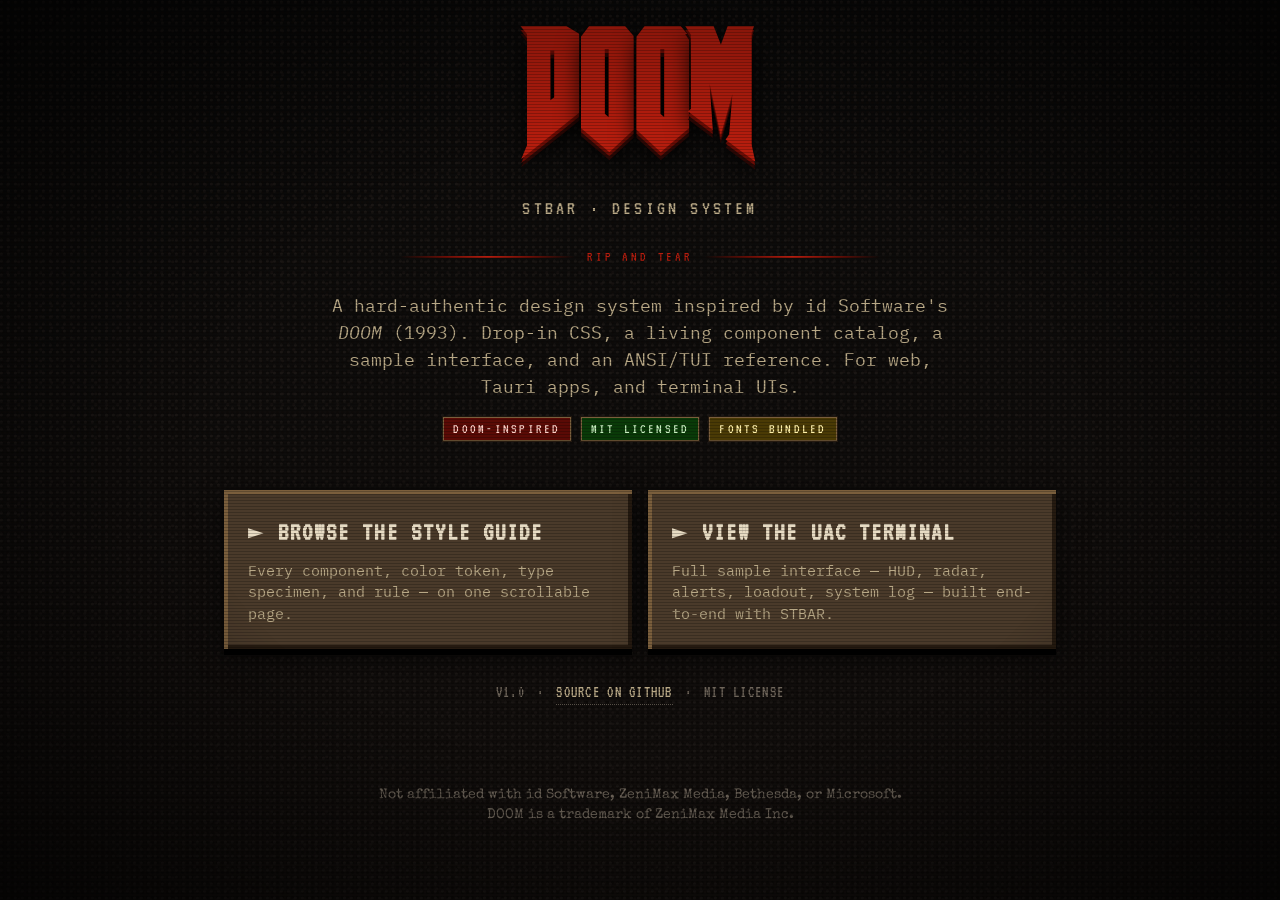
<file: index.html>
<!doctype html>
<html lang="en">
<head>
  <meta charset="utf-8">
  <meta name="viewport" content="width=device-width,initial-scale=1">
  <title>STBAR — A design system inspired by DOOM (1993)</title>
  <meta name="description" content="STBAR is a hard-authentic design system inspired by id Software's DOOM (1993). Drop-in CSS, sample interface, and TUI reference — for web, Tauri apps, and TUIs.">
  <link href="https://fonts.googleapis.com/css2?family=Black+Ops+One&family=Rubik+Mono+One&family=VT323&family=Press+Start+2P&family=Special+Elite&family=IBM+Plex+Mono:wght@400;500;700&display=swap" rel="stylesheet">
  <link rel="stylesheet" href="doom.css">
  <style>
    .landing { max-width: 880px; margin: 0 auto; padding: 48px 24px; text-align: center; }
    .landing__logo { display: block; margin-bottom: 8px; }
    .landing__lede { color: var(--doom-bone-dim); max-width: 640px; margin: 24px auto 0; font-size: 18px; line-height: 1.5; }
    .landing__cards { display: grid; grid-template-columns: 1fr 1fr; gap: 16px; margin-top: 48px; }
    @media (max-width: 720px) { .landing__cards { grid-template-columns: 1fr; } }
    .card { display: block; text-align: left; padding: 24px; text-decoration: none; border: none; transition: filter 0.1s; }
    .card:hover { filter: brightness(1.15); }
    .card:hover h3 { color: var(--doom-hellfire-bright); text-shadow: var(--doom-glow-fire); }
    .card h3 { color: var(--doom-bone); margin: 0 0 8px; }
    .card p { color: var(--doom-bone-dim); margin: 0; font-size: 15px; }
    .meta { display: flex; gap: 12px; justify-content: center; margin-top: 32px; font-family: var(--doom-font-ui); font-size: 16px; color: var(--doom-ash); letter-spacing: 0.08em; text-transform: uppercase; flex-wrap: wrap; }
    .meta a { color: var(--doom-bone-dim); border-bottom: 1px dotted var(--doom-ash); }
    .meta a:hover { color: var(--doom-hellfire-bright); }
    .badges { margin-top: 16px; display: flex; gap: 8px; justify-content: center; flex-wrap: wrap; }
  </style>
</head>
<body class="doom-scanlines doom-vignette">
  <main class="landing">

    <h1 class="doom-logo landing__logo">
      <span>D</span><span class="alt">O</span><span>O</span><span class="alt">M</span>
    </h1>
    <div class="doom-h4" style="color: var(--doom-bone-dim); letter-spacing: 0.16em;">STBAR · DESIGN SYSTEM</div>
    <div class="doom-divider" style="max-width: 480px; margin: 24px auto 0;">RIP AND TEAR</div>

    <p class="landing__lede">
      A hard-authentic design system inspired by id Software's <em>DOOM</em> (1993).
      Drop-in CSS, a living component catalog, a sample interface, and an ANSI/TUI
      reference. For web, Tauri apps, and terminal UIs.
    </p>

    <div class="badges">
      <span class="doom-tag doom-tag--red">DOOM-INSPIRED</span>
      <span class="doom-tag doom-tag--green">MIT LICENSED</span>
      <span class="doom-tag doom-tag--yellow">FONTS BUNDLED</span>
    </div>

    <div class="landing__cards">
      <a class="card doom-panel" href="style-guide.html">
        <h3>► Browse the Style Guide</h3>
        <p>Every component, color token, type specimen, and rule — on one scrollable page.</p>
      </a>
      <a class="card doom-panel" href="demo.html">
        <h3>► View the UAC Terminal</h3>
        <p>Full sample interface — HUD, radar, alerts, loadout, system log — built end-to-end with STBAR.</p>
      </a>
    </div>

    <div class="meta">
      <span>v1.0</span>
      <span style="color: var(--doom-ash);">·</span>
      <a href="https://github.com/TheAmericanMaker/stbar">Source on GitHub</a>
      <span style="color: var(--doom-ash);">·</span>
      <span>MIT License</span>
    </div>

    <footer style="margin-top: 80px; color: var(--doom-ash); font-family: var(--doom-font-typewriter); font-size: 14px;">
      Not affiliated with id Software, ZeniMax Media, Bethesda, or Microsoft.
      <br>DOOM is a trademark of ZeniMax Media Inc.
    </footer>
  </main>
</body>
</html>
</file>
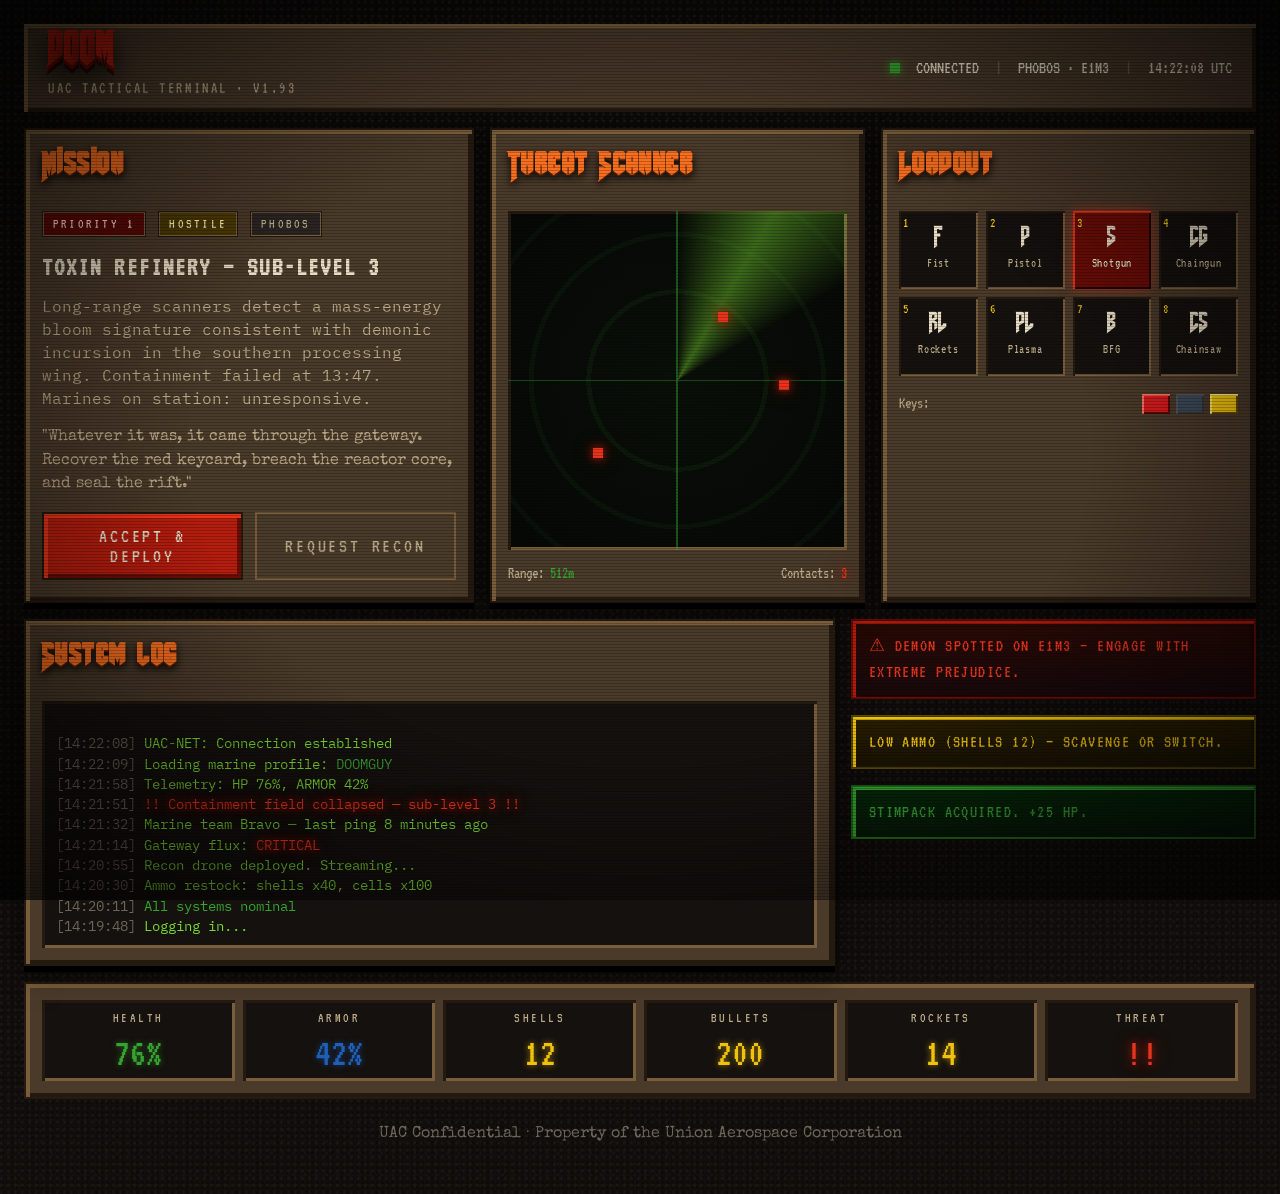
<file: demo.html>
<!doctype html>
<html lang="en">
<head>
  <meta charset="utf-8">
  <meta name="viewport" content="width=device-width,initial-scale=1">
  <title>UAC TERMINAL — STBAR Demo</title>
  <link href="https://fonts.googleapis.com/css2?family=Black+Ops+One&family=Rubik+Mono+One&family=VT323&family=Press+Start+2P&family=Special+Elite&family=IBM+Plex+Mono:wght@400;500;700&display=swap" rel="stylesheet">
  <link rel="stylesheet" href="doom.css">
  <style>
    /* Demo-only layout */
    .topbar {
      display: flex; align-items: center; justify-content: space-between;
      padding: 12px 24px;
      background: var(--doom-panel);
      box-shadow:
        inset 4px 4px 0 0 var(--doom-panel-light),
        inset -4px -4px 0 0 var(--doom-panel-dark);
      margin-bottom: 16px;
    }
    /* Topbar uses the canonical .doom-logo class with a size override */
    .topbar .doom-logo { font-size: 44px; }
    .topbar__sub { font-family: var(--doom-font-ui); font-size: 16px; color: var(--doom-bone-dim); letter-spacing: 0.16em; text-transform: uppercase; }
    .topbar__right { display: flex; gap: 16px; align-items: center; font-family: var(--doom-font-ui); font-size: 18px; color: var(--doom-bone); }
    .topbar__right .dot { width: 10px; height: 10px; background: var(--doom-marine-green); box-shadow: 0 0 8px var(--doom-marine-green); }

    .layout { display: grid; grid-template-columns: 1.2fr 1fr 1fr; gap: 16px; margin-bottom: 16px; }
    @media (max-width: 1000px) { .layout { grid-template-columns: 1fr; } }

    .terminal {
      background: var(--doom-bg-grate); padding: 12px 14px;
      box-shadow:
        inset 3px 3px 0 0 var(--doom-panel-dark),
        inset -3px -3px 0 0 var(--doom-panel-light);
      font-family: var(--doom-font-body); font-size: 14px;
      color: var(--doom-toxic); white-space: pre-wrap; line-height: 1.45;
      max-height: 280px; overflow-y: auto;
    }
    .terminal .ts { color: var(--doom-ash); }
    .terminal .alert { color: var(--doom-blood-bright); text-shadow: var(--doom-glow-blood); }
    .terminal .ok { color: var(--doom-marine-green); }

    .radar {
      position: relative; aspect-ratio: 1 / 1;
      background:
        radial-gradient(circle at 50% 50%, transparent 0 36%, rgba(54,163,48,0.08) 36% 38%, transparent 38% 100%),
        radial-gradient(circle at 50% 50%, transparent 0 60%, rgba(54,163,48,0.06) 60% 62%, transparent 62% 100%),
        radial-gradient(circle at 50% 50%, transparent 0 84%, rgba(54,163,48,0.05) 84% 86%, transparent 86% 100%),
        radial-gradient(circle, #0a0f08 0%, #050805 100%);
      box-shadow: inset 3px 3px 0 0 var(--doom-panel-dark), inset -3px -3px 0 0 var(--doom-panel-light);
    }
    .radar::before {
      content: ''; position: absolute; inset: 0;
      background: conic-gradient(from 0deg, transparent 0deg, rgba(122,217,50,0.45) 30deg, transparent 60deg, transparent 360deg);
      animation: sweep 4s linear infinite;
      border-radius: 0;
    }
    .radar__crosshair {
      position: absolute; inset: 0;
      background:
        linear-gradient(90deg, transparent calc(50% - 1px), rgba(54,163,48,0.5) calc(50% - 1px) calc(50% + 1px), transparent calc(50% + 1px)),
        linear-gradient(0deg, transparent calc(50% - 1px), rgba(54,163,48,0.5) calc(50% - 1px) calc(50% + 1px), transparent calc(50% + 1px));
    }
    .blip {
      position: absolute; width: 10px; height: 10px;
      background: var(--doom-blood-bright); box-shadow: var(--doom-glow-blood);
      animation: blink 1.2s ease-in-out infinite;
    }
    @keyframes sweep { from { transform: rotate(0deg); } to { transform: rotate(360deg); } }
    @keyframes blink { 0%,100% { opacity: 1; } 50% { opacity: 0.2; } }

    .loadout-grid { display: grid; grid-template-columns: repeat(4, 1fr); gap: 8px; }
    .slot {
      aspect-ratio: 1/1; display: flex; flex-direction: column; align-items: center; justify-content: center;
      background: var(--doom-bg-grate); padding: 4px;
      box-shadow: inset 2px 2px 0 0 var(--doom-panel-dark), inset -2px -2px 0 0 var(--doom-panel-light);
      position: relative;
    }
    .slot__num { position: absolute; top: 2px; left: 4px; font-family: var(--doom-font-ui); font-size: 14px; color: var(--doom-key-yellow); }
    .slot__icon { font-family: var(--doom-font-display); font-size: 28px; color: var(--doom-bone); line-height: 1; }
    .slot__name { font-family: var(--doom-font-ui); font-size: 13px; color: var(--doom-bone-dim); text-align: center; letter-spacing: 0.06em; }
    .slot.active {
      background: var(--doom-blood-dark);
      box-shadow: inset 2px 2px 0 0 var(--doom-blood-bright), inset -2px -2px 0 0 #200505, 0 0 12px rgba(232,52,26,0.6);
    }
    .slot.active .slot__name { color: var(--doom-bone); }
  </style>
</head>
<body class="doom-scanlines doom-vignette">
  <div class="doom-container" style="max-width: 1280px;">

    <!-- TOP BAR -->
    <header class="topbar">
      <div>
        <h1 class="doom-logo" style="margin:0;">
          <span>D</span><span class="alt">O</span><span>O</span><span class="alt">M</span>
        </h1>
        <div class="topbar__sub">UAC tactical terminal · v1.93</div>
      </div>
      <div class="topbar__right">
        <span class="dot"></span>
        <span>CONNECTED</span>
        <span style="color: var(--doom-ash);">|</span>
        <span>PHOBOS · E1M3</span>
        <span style="color: var(--doom-ash);">|</span>
        <span>14:22:08 UTC</span>
      </div>
    </header>

    <!-- MAIN LAYOUT -->
    <div class="layout">

      <!-- MISSION BRIEFING -->
      <section class="doom-panel">
        <h2 style="margin-bottom: 12px;">Mission</h2>
        <div class="doom-row" style="margin-bottom: 12px;">
          <span class="doom-tag doom-tag--red">PRIORITY 1</span>
          <span class="doom-tag doom-tag--yellow">HOSTILE</span>
          <span class="doom-tag">PHOBOS</span>
        </div>
        <h3 style="color: var(--doom-bone);">Toxin Refinery — sub-level 3</h3>
        <p style="color: var(--doom-bone-dim);">Long-range scanners detect a mass-energy bloom signature consistent with demonic incursion in the southern processing wing. Containment failed at 13:47. Marines on station: unresponsive.</p>
        <p style="font-family: var(--doom-font-typewriter); color: var(--doom-bone-dim); margin-top: 16px;">
          "Whatever it was, it came through the gateway. Recover the red keycard, breach the reactor core, and seal the rift."
        </p>
        <div style="display: grid; grid-template-columns: 1fr 1fr; gap: 12px; margin-top: 16px;">
          <button class="doom-btn doom-btn--blood">Accept &amp; Deploy</button>
          <button class="doom-btn doom-btn--ghost">Request Recon</button>
        </div>
      </section>

      <!-- RADAR / SCANNER -->
      <section class="doom-panel">
        <h2 style="margin-bottom: 12px;">Threat Scanner</h2>
        <div class="radar">
          <div class="radar__crosshair"></div>
          <div class="blip" style="top: 30%; left: 62%;"></div>
          <div class="blip" style="top: 70%; left: 25%; animation-delay: 0.5s;"></div>
          <div class="blip" style="top: 50%; left: 80%; animation-delay: 0.8s;"></div>
        </div>
        <div style="display: flex; justify-content: space-between; margin-top: 12px; font-family: var(--doom-font-ui); font-size: 16px; color: var(--doom-bone-dim);">
          <span>Range: <span style="color: var(--doom-marine-green);">512m</span></span>
          <span>Contacts: <span class="doom-glow-blood">3</span></span>
        </div>
      </section>

      <!-- EQUIPMENT -->
      <section class="doom-panel">
        <h2 style="margin-bottom: 12px;">Loadout</h2>
        <div class="loadout-grid">
          <div class="slot"><span class="slot__num">1</span><span class="slot__icon">F</span><span class="slot__name">Fist</span></div>
          <div class="slot"><span class="slot__num">2</span><span class="slot__icon">P</span><span class="slot__name">Pistol</span></div>
          <div class="slot active"><span class="slot__num">3</span><span class="slot__icon">S</span><span class="slot__name">Shotgun</span></div>
          <div class="slot"><span class="slot__num">4</span><span class="slot__icon">CG</span><span class="slot__name">Chaingun</span></div>
          <div class="slot"><span class="slot__num">5</span><span class="slot__icon">RL</span><span class="slot__name">Rockets</span></div>
          <div class="slot"><span class="slot__num">6</span><span class="slot__icon">PL</span><span class="slot__name">Plasma</span></div>
          <div class="slot"><span class="slot__num">7</span><span class="slot__icon">B</span><span class="slot__name">BFG</span></div>
          <div class="slot"><span class="slot__num">8</span><span class="slot__icon">CS</span><span class="slot__name">Chainsaw</span></div>
        </div>
        <div class="doom-row" style="margin-top: 16px; align-items:center; justify-content: space-between;">
          <span style="font-family: var(--doom-font-ui); color: var(--doom-bone-dim);">Keys:</span>
          <div style="display:flex; gap:6px;">
            <span class="doom-keycard" title="Red"></span>
            <span class="doom-keycard doom-keycard--blue" title="Blue" style="opacity:0.25;"></span>
            <span class="doom-keycard doom-keycard--yellow" title="Yellow"></span>
          </div>
        </div>
      </section>

    </div>

    <!-- SYSTEM LOG + ALERTS -->
    <div class="layout" style="grid-template-columns: 2fr 1fr;">
      <section class="doom-panel">
        <h2 style="margin-bottom: 12px;">System log</h2>
        <div class="terminal">
<span class="ts">[14:22:08]</span> UAC-NET: Connection established
<span class="ts">[14:22:09]</span> Loading marine profile: <span class="ok">DOOMGUY</span>
<span class="ts">[14:21:58]</span> Telemetry: HP 76%, ARMOR 42%
<span class="ts">[14:21:51]</span> <span class="alert">!! Containment field collapsed — sub-level 3 !!</span>
<span class="ts">[14:21:32]</span> Marine team Bravo — last ping 8 minutes ago
<span class="ts">[14:21:14]</span> Gateway flux: <span class="alert">CRITICAL</span>
<span class="ts">[14:20:55]</span> Recon drone deployed. Streaming...
<span class="ts">[14:20:30]</span> Ammo restock: shells x40, cells x100
<span class="ts">[14:20:11]</span> <span class="ok">All systems nominal</span>
<span class="ts">[14:19:48]</span> Logging in...</div>
      </section>

      <section class="doom-stack">
        <div class="doom-alert">⚠ Demon spotted on E1M3 — engage with extreme prejudice.</div>
        <div class="doom-alert doom-alert--warn">Low ammo (shells 12) — scavenge or switch.</div>
        <div class="doom-alert doom-alert--ok">Stimpack acquired. +25 HP.</div>
      </section>
    </div>

    <!-- BOTTOM HUD -->
    <div class="doom-statusbar" style="margin-top: 16px;">
      <div class="doom-stat doom-stat--health"><span class="doom-stat__label">Health</span><span class="doom-stat__value">76%</span></div>
      <div class="doom-stat doom-stat--armor"><span class="doom-stat__label">Armor</span><span class="doom-stat__value">42%</span></div>
      <div class="doom-stat doom-stat--ammo"><span class="doom-stat__label">Shells</span><span class="doom-stat__value">12</span></div>
      <div class="doom-stat doom-stat--ammo"><span class="doom-stat__label">Bullets</span><span class="doom-stat__value">200</span></div>
      <div class="doom-stat doom-stat--ammo"><span class="doom-stat__label">Rockets</span><span class="doom-stat__value">14</span></div>
      <div class="doom-stat doom-stat--critical"><span class="doom-stat__label">Threat</span><span class="doom-stat__value">!!</span></div>
    </div>

    <footer style="text-align:center; padding: 24px 0; color: var(--doom-ash); font-family: var(--doom-font-typewriter);">
      UAC Confidential · Property of the Union Aerospace Corporation
    </footer>
  </div>
</body>
</html>
</file>
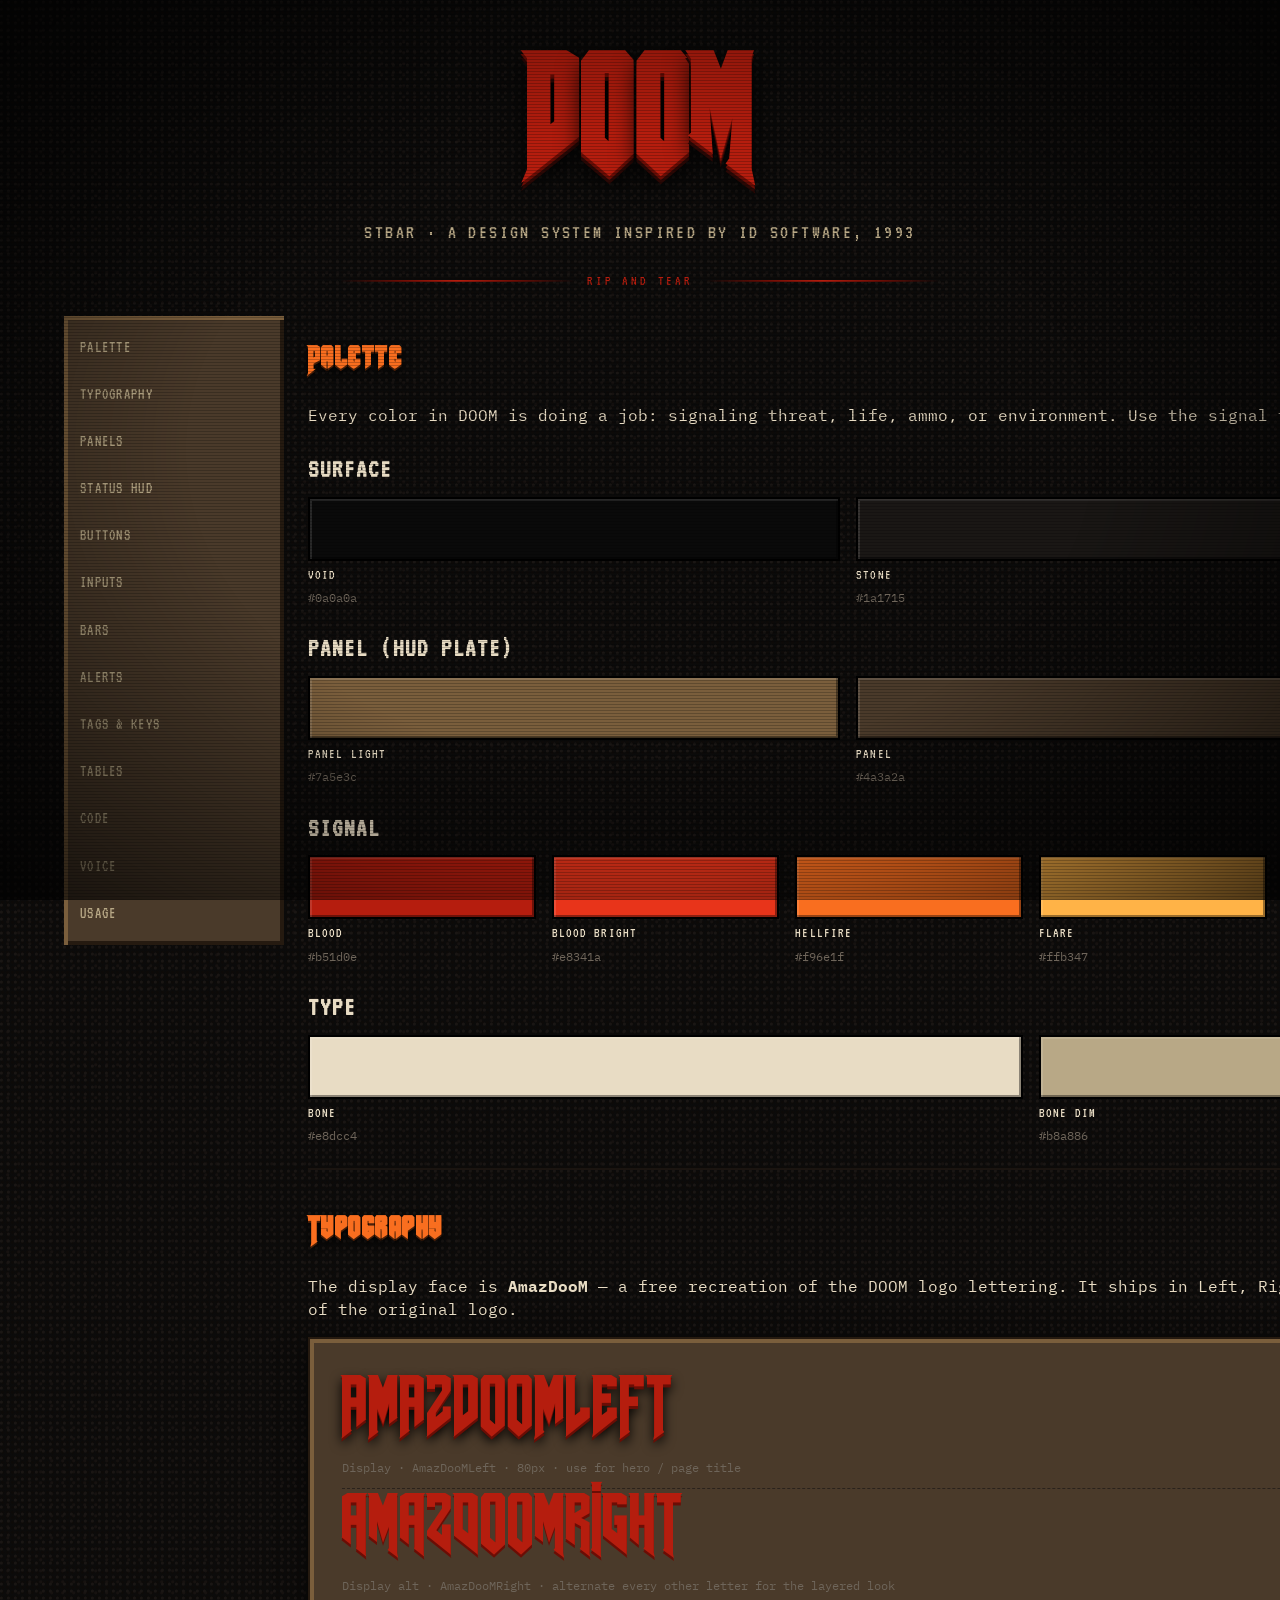
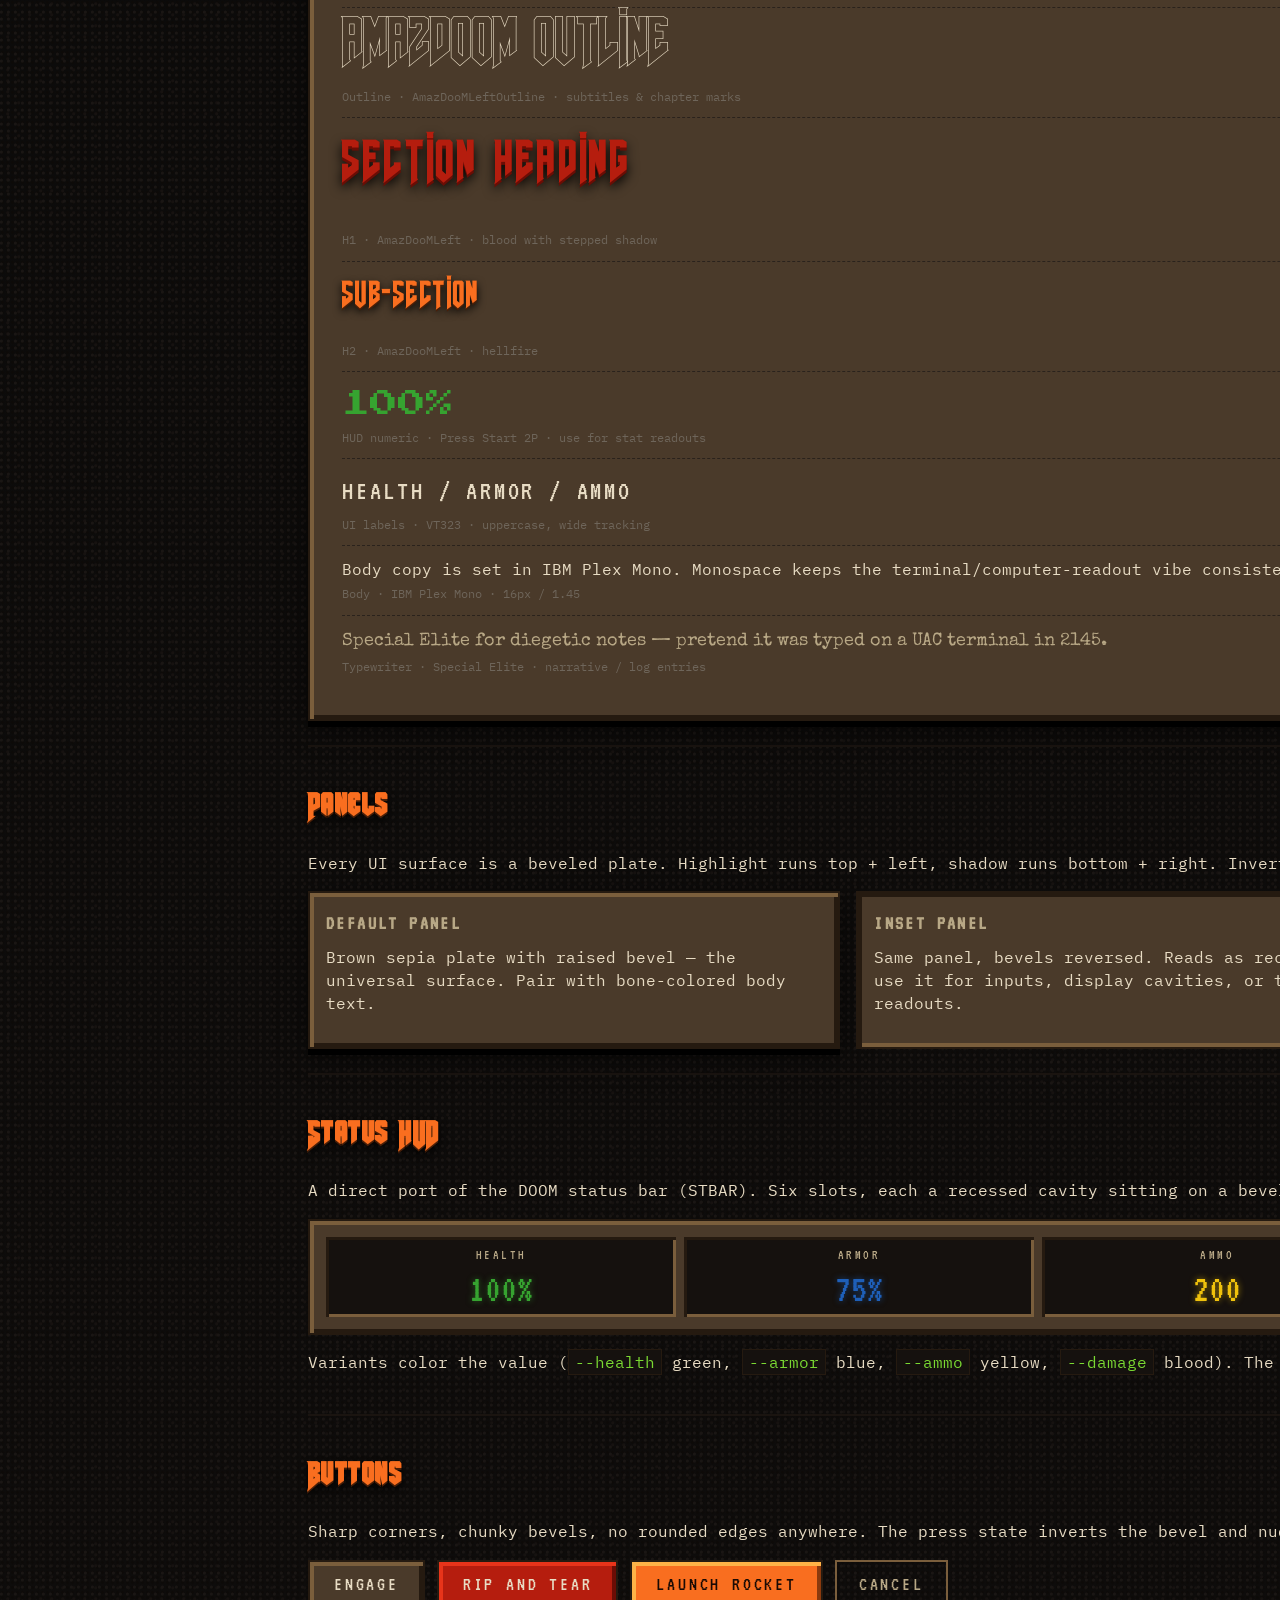
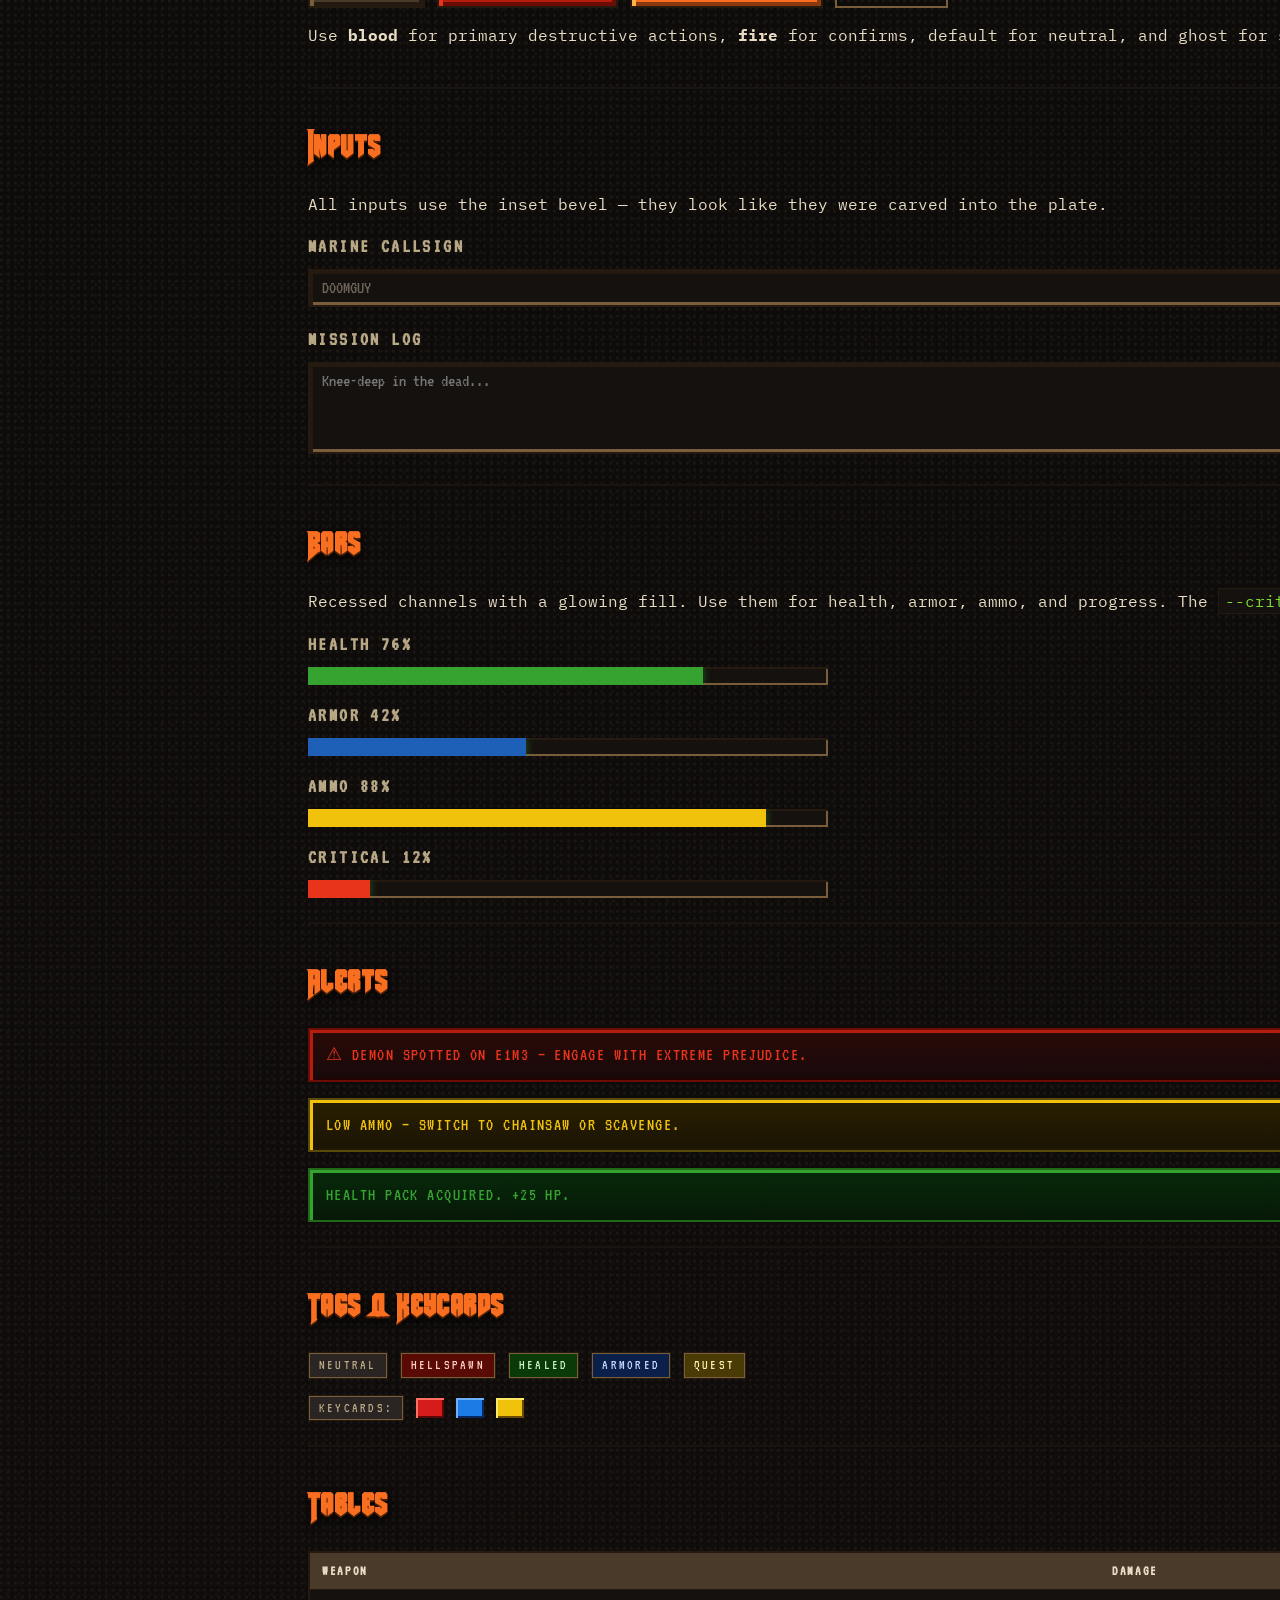
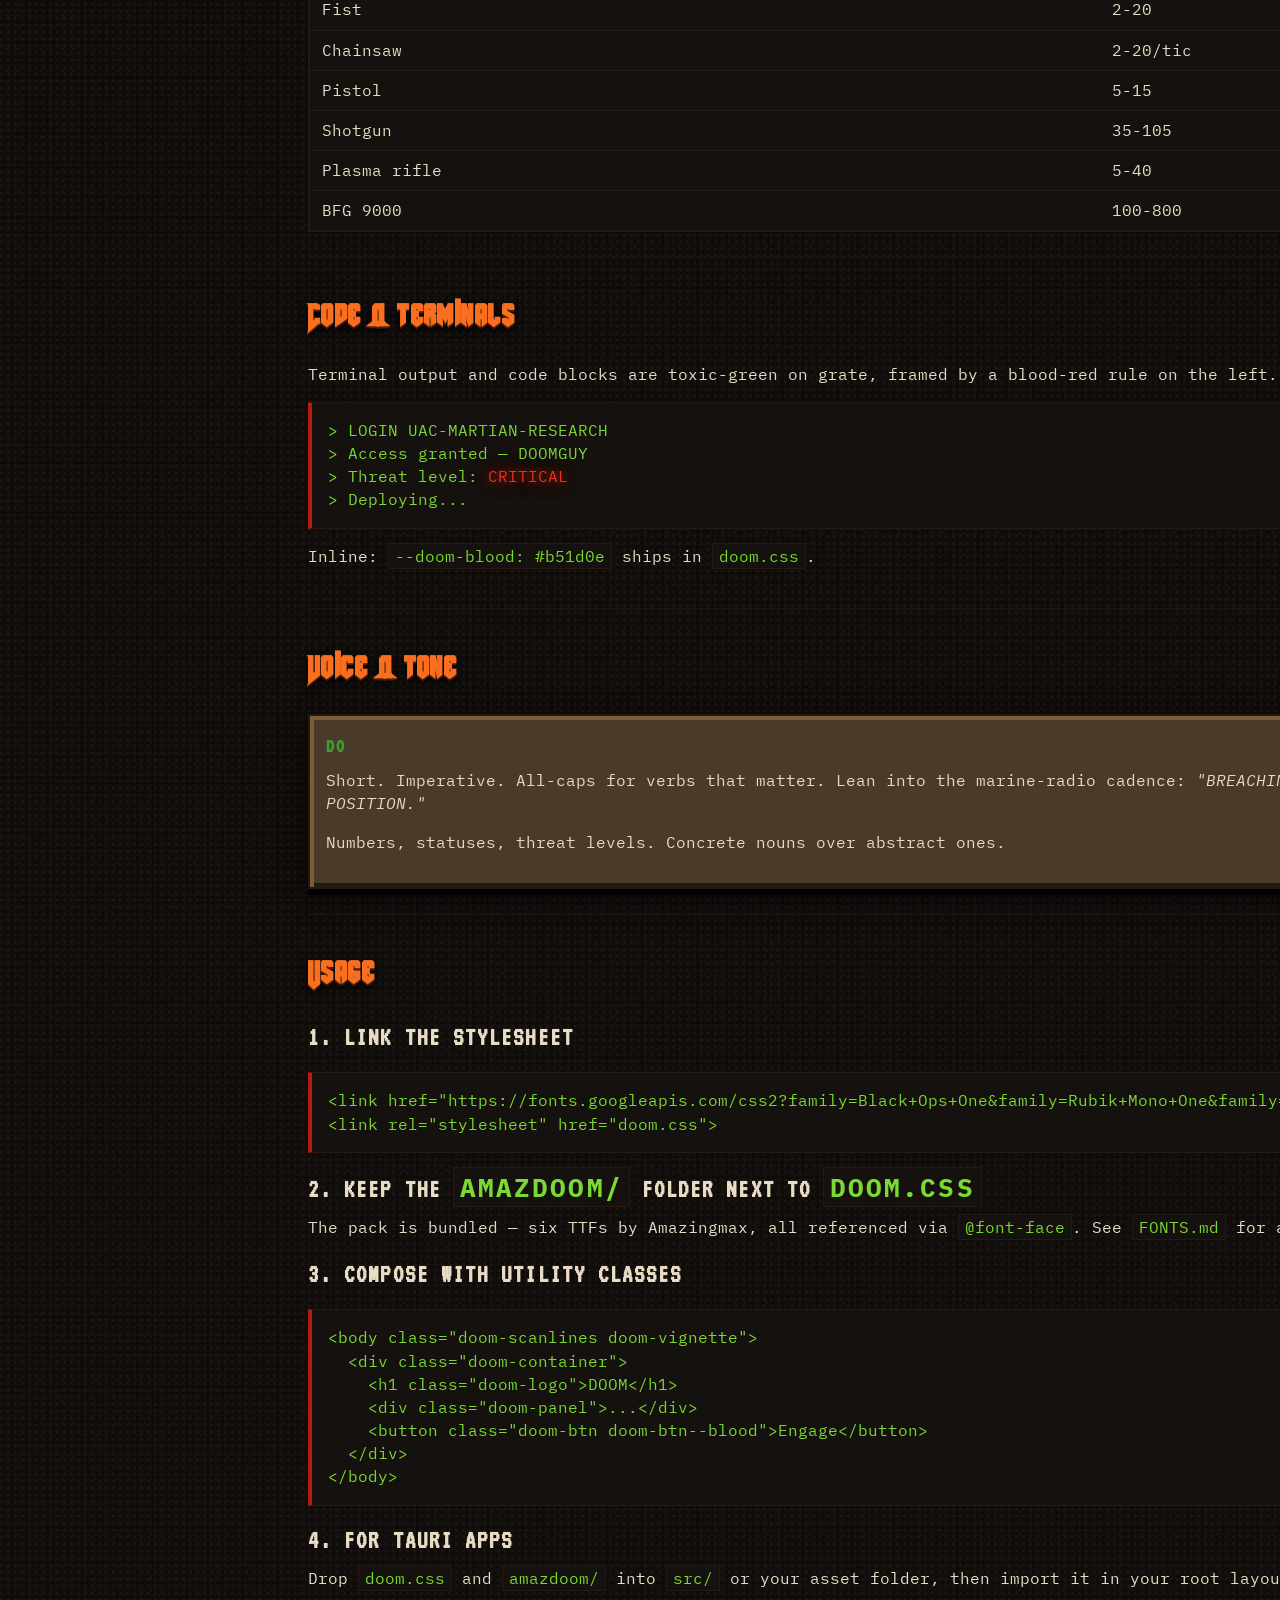
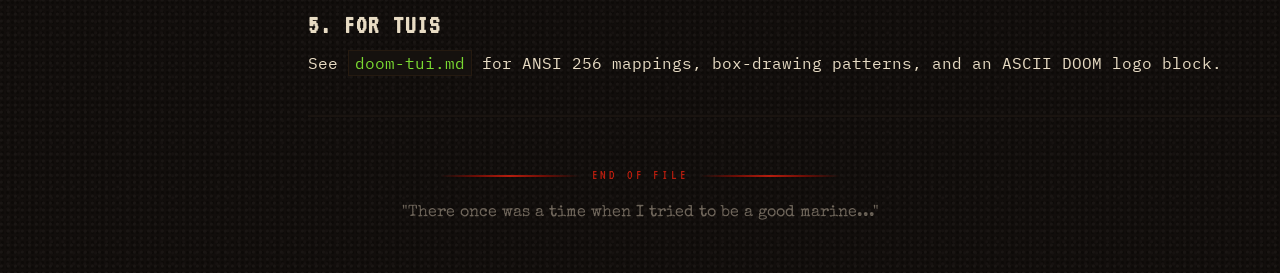
<file: style-guide.html>
<!doctype html>
<html lang="en">
<head>
  <meta charset="utf-8">
  <meta name="viewport" content="width=device-width,initial-scale=1">
  <title>STBAR — Living Style Guide</title>
  <link href="https://fonts.googleapis.com/css2?family=Black+Ops+One&family=Rubik+Mono+One&family=VT323&family=Press+Start+2P&family=Special+Elite&family=IBM+Plex+Mono:wght@400;500;700&display=swap" rel="stylesheet">
  <link rel="stylesheet" href="doom.css">
  <style>
    /* Page-specific scaffolding (NOT part of the system) */
    .sg-shell { display: grid; grid-template-columns: 220px 1fr; gap: 24px; }
    .sg-nav {
      position: sticky; top: 16px; align-self: start;
      padding: 16px;
      background: var(--doom-panel);
      box-shadow:
        inset 4px 4px 0 0 var(--doom-panel-light),
        inset -4px -4px 0 0 var(--doom-panel-dark);
      font-family: var(--doom-font-ui);
      font-size: 16px;
      letter-spacing: 0.08em;
      text-transform: uppercase;
      max-height: calc(100vh - 32px);
      overflow-y: auto;
    }
    .sg-nav a { display: block; color: var(--doom-bone-dim); border: none; padding: 4px 0; }
    .sg-nav a:hover { color: var(--doom-hellfire-bright); text-shadow: var(--doom-glow-fire); }
    section { scroll-margin-top: 24px; padding: 24px 0; border-bottom: 2px solid #1a1410; }
    .swatch { display: flex; flex-direction: column; gap: 4px; }
    .swatch__chip { height: 64px; border: 2px solid #000; box-shadow: inset 2px 2px 0 rgba(255,255,255,0.12), inset -2px -2px 0 rgba(0,0,0,0.4); }
    .swatch__name { font-family: var(--doom-font-ui); font-size: 14px; letter-spacing: 0.08em; text-transform: uppercase; color: var(--doom-bone); }
    .swatch__hex { font-family: var(--doom-font-body); font-size: 12px; color: var(--doom-ash); }
    .swatch-grid { display: grid; grid-template-columns: repeat(auto-fit, minmax(140px, 1fr)); gap: 16px; }
    .spec { display: flex; flex-direction: column; gap: 4px; padding: 12px 0; border-bottom: 1px dashed #2a221c; }
    .spec__meta { font-family: var(--doom-font-body); font-size: 12px; color: var(--doom-ash); }
    @media (max-width: 800px) { .sg-shell { grid-template-columns: 1fr; } .sg-nav { position: static; } }
  </style>
</head>
<body class="doom-scanlines doom-vignette">
  <div class="doom-container">

    <!-- =============== HERO =============== -->
    <header style="text-align:center; padding: 48px 0 24px;">
      <h1 class="doom-logo" style="display:block;">
        <span>D</span><span class="alt">O</span><span>O</span><span class="alt">M</span>
      </h1>
      <p class="doom-h4" style="margin-top:8px; color: var(--doom-bone-dim);">STBAR · a design system inspired by id software, 1993</p>
      <div class="doom-divider" style="max-width:600px; margin: 24px auto 0;">RIP AND TEAR</div>
    </header>

    <div class="sg-shell">

      <!-- =============== NAV =============== -->
      <nav class="sg-nav doom-stack" aria-label="Style guide sections">
        <a href="#colors">Palette</a>
        <a href="#type">Typography</a>
        <a href="#panels">Panels</a>
        <a href="#hud">Status HUD</a>
        <a href="#buttons">Buttons</a>
        <a href="#inputs">Inputs</a>
        <a href="#bars">Bars</a>
        <a href="#alerts">Alerts</a>
        <a href="#tags">Tags &amp; Keys</a>
        <a href="#tables">Tables</a>
        <a href="#code">Code</a>
        <a href="#voice">Voice</a>
        <a href="#usage">Usage</a>
      </nav>

      <main class="doom-stack">

        <!-- =============== PALETTE =============== -->
        <section id="colors">
          <h2>Palette</h2>
          <p>Every color in DOOM is doing a job: signaling threat, life, ammo, or environment. Use the signal tier for state, the surface tier for chrome, and the panel tier for plates and bezels.</p>

          <h3 style="margin-top:24px;">Surface</h3>
          <div class="swatch-grid">
            <div class="swatch"><div class="swatch__chip" style="background:var(--doom-bg-void)"></div><span class="swatch__name">Void</span><span class="swatch__hex">#0a0a0a</span></div>
            <div class="swatch"><div class="swatch__chip" style="background:var(--doom-bg-stone)"></div><span class="swatch__name">Stone</span><span class="swatch__hex">#1a1715</span></div>
            <div class="swatch"><div class="swatch__chip" style="background:var(--doom-bg-iron)"></div><span class="swatch__name">Iron</span><span class="swatch__hex">#2a2522</span></div>
            <div class="swatch"><div class="swatch__chip" style="background:var(--doom-bg-grate)"></div><span class="swatch__name">Grate</span><span class="swatch__hex">#15110e</span></div>
          </div>

          <h3 style="margin-top:24px;">Panel (HUD plate)</h3>
          <div class="swatch-grid">
            <div class="swatch"><div class="swatch__chip" style="background:var(--doom-panel-light)"></div><span class="swatch__name">Panel Light</span><span class="swatch__hex">#7a5e3c</span></div>
            <div class="swatch"><div class="swatch__chip" style="background:var(--doom-panel)"></div><span class="swatch__name">Panel</span><span class="swatch__hex">#4a3a2a</span></div>
            <div class="swatch"><div class="swatch__chip" style="background:var(--doom-panel-deep)"></div><span class="swatch__name">Panel Deep</span><span class="swatch__hex">#38291c</span></div>
            <div class="swatch"><div class="swatch__chip" style="background:var(--doom-panel-dark)"></div><span class="swatch__name">Panel Dark</span><span class="swatch__hex">#251a10</span></div>
          </div>

          <h3 style="margin-top:24px;">Signal</h3>
          <div class="swatch-grid">
            <div class="swatch"><div class="swatch__chip" style="background:var(--doom-blood)"></div><span class="swatch__name">Blood</span><span class="swatch__hex">#b51d0e</span></div>
            <div class="swatch"><div class="swatch__chip" style="background:var(--doom-blood-bright)"></div><span class="swatch__name">Blood Bright</span><span class="swatch__hex">#e8341a</span></div>
            <div class="swatch"><div class="swatch__chip" style="background:var(--doom-hellfire)"></div><span class="swatch__name">Hellfire</span><span class="swatch__hex">#f96e1f</span></div>
            <div class="swatch"><div class="swatch__chip" style="background:var(--doom-hellfire-bright)"></div><span class="swatch__name">Flare</span><span class="swatch__hex">#ffb347</span></div>
            <div class="swatch"><div class="swatch__chip" style="background:var(--doom-marine-green)"></div><span class="swatch__name">Marine Green</span><span class="swatch__hex">#36a330</span></div>
            <div class="swatch"><div class="swatch__chip" style="background:var(--doom-armor-blue)"></div><span class="swatch__name">Armor Blue</span><span class="swatch__hex">#1e5fb8</span></div>
            <div class="swatch"><div class="swatch__chip" style="background:var(--doom-key-yellow)"></div><span class="swatch__name">Key Yellow</span><span class="swatch__hex">#f0c20c</span></div>
            <div class="swatch"><div class="swatch__chip" style="background:var(--doom-toxic)"></div><span class="swatch__name">Toxic</span><span class="swatch__hex">#7ad932</span></div>
            <div class="swatch"><div class="swatch__chip" style="background:var(--doom-rust)"></div><span class="swatch__name">Rust</span><span class="swatch__hex">#8b4513</span></div>
          </div>

          <h3 style="margin-top:24px;">Type</h3>
          <div class="swatch-grid">
            <div class="swatch"><div class="swatch__chip" style="background:var(--doom-bone)"></div><span class="swatch__name">Bone</span><span class="swatch__hex">#e8dcc4</span></div>
            <div class="swatch"><div class="swatch__chip" style="background:var(--doom-bone-dim)"></div><span class="swatch__name">Bone Dim</span><span class="swatch__hex">#b8a886</span></div>
            <div class="swatch"><div class="swatch__chip" style="background:var(--doom-ash)"></div><span class="swatch__name">Ash</span><span class="swatch__hex">#6e655a</span></div>
          </div>
        </section>

        <!-- =============== TYPE =============== -->
        <section id="type">
          <h2>Typography</h2>
          <p>The display face is <strong>AmazDooM</strong> — a free recreation of the DOOM logo lettering. It ships in Left, Right, and Outline variants; alternating Left/Right between letters reproduces the dimensional/cut-into-stone alternation of the original logo.</p>

          <div class="doom-panel" style="padding: 32px;">
            <div class="spec">
              <div style="font-family: var(--doom-font-display); font-size: 80px; line-height: 0.9; color: var(--doom-blood); text-shadow: 0 3px 0 var(--doom-blood-dark), 0 6px 12px #000;">AMAZDOOMLEFT</div>
              <span class="spec__meta">Display · AmazDooMLeft · 80px · use for hero / page title</span>
            </div>
            <div class="spec">
              <div style="font-family: var(--doom-font-display-alt); font-size: 80px; line-height: 0.9; color: var(--doom-blood); text-shadow: 0 3px 0 var(--doom-blood-dark);">AMAZDOOMRIGHT</div>
              <span class="spec__meta">Display alt · AmazDooMRight · alternate every other letter for the layered look</span>
            </div>
            <div class="spec">
              <div style="font-family: var(--doom-font-display-outline); font-size: 64px; line-height: 1; color: var(--doom-bone);">AMAZDOOM OUTLINE</div>
              <span class="spec__meta">Outline · AmazDooMLeftOutline · subtitles &amp; chapter marks</span>
            </div>
            <div class="spec">
              <div class="doom-h1" style="font-size: 56px;">SECTION HEADING</div>
              <span class="spec__meta">H1 · AmazDooMLeft · blood with stepped shadow</span>
            </div>
            <div class="spec">
              <div class="doom-h2" style="font-size: 36px;">SUB-SECTION</div>
              <span class="spec__meta">H2 · AmazDooMLeft · hellfire</span>
            </div>
            <div class="spec">
              <div style="font-family: var(--doom-font-hud); font-size: 28px; color: var(--doom-marine-green);">100%</div>
              <span class="spec__meta">HUD numeric · Press Start 2P · use for stat readouts</span>
            </div>
            <div class="spec">
              <div style="font-family: var(--doom-font-ui); font-size: 28px; color: var(--doom-bone); letter-spacing: 0.1em;">HEALTH / ARMOR / AMMO</div>
              <span class="spec__meta">UI labels · VT323 · uppercase, wide tracking</span>
            </div>
            <div class="spec">
              <div style="font-family: var(--doom-font-body); font-size: 16px; color: var(--doom-bone);">Body copy is set in IBM Plex Mono. Monospace keeps the terminal/computer-readout vibe consistent across HTML, Tauri panes, and TUIs.</div>
              <span class="spec__meta">Body · IBM Plex Mono · 16px / 1.45</span>
            </div>
            <div class="spec" style="border-bottom: 0;">
              <div style="font-family: var(--doom-font-typewriter); font-size: 18px; color: var(--doom-bone-dim);">Special Elite for diegetic notes — pretend it was typed on a UAC terminal in 2145.</div>
              <span class="spec__meta">Typewriter · Special Elite · narrative / log entries</span>
            </div>
          </div>
        </section>

        <!-- =============== PANELS =============== -->
        <section id="panels">
          <h2>Panels</h2>
          <p>Every UI surface is a beveled plate. Highlight runs top + left, shadow runs bottom + right. Invert it and the surface reads as <em>pressed in</em> — that's how input fields and recessed displays look.</p>
          <div class="doom-grid-2">
            <div class="doom-panel">
              <h4>Default panel</h4>
              <p>Brown sepia plate with raised bevel — the universal surface. Pair with bone-colored body text.</p>
            </div>
            <div class="doom-panel doom-panel--inset">
              <h4>Inset panel</h4>
              <p>Same panel, bevels reversed. Reads as recessed — use it for inputs, display cavities, or terminal readouts.</p>
            </div>
            <div class="doom-panel doom-panel--iron">
              <h4>Iron panel</h4>
              <p>Cold metal gradient — secondary surface when brown leather is too warm for the context.</p>
            </div>
            <div class="doom-panel doom-panel--stone">
              <h4>Stone panel</h4>
              <p>Repeating-line texture suggests carved stone. Good for hero blocks and dialog backgrounds.</p>
            </div>
          </div>
        </section>

        <!-- =============== HUD =============== -->
        <section id="hud">
          <h2>Status HUD</h2>
          <p>A direct port of the DOOM status bar (STBAR). Six slots, each a recessed cavity sitting on a beveled brown plate.</p>
          <div class="doom-statusbar">
            <div class="doom-stat doom-stat--health"><span class="doom-stat__label">Health</span><span class="doom-stat__value">100%</span></div>
            <div class="doom-stat doom-stat--armor"><span class="doom-stat__label">Armor</span><span class="doom-stat__value">75%</span></div>
            <div class="doom-stat doom-stat--ammo"><span class="doom-stat__label">Ammo</span><span class="doom-stat__value">200</span></div>
            <div class="doom-stat doom-stat--ammo"><span class="doom-stat__label">Rockets</span><span class="doom-stat__value">14</span></div>
            <div class="doom-stat doom-stat--ammo"><span class="doom-stat__label">Cells</span><span class="doom-stat__value">300</span></div>
            <div class="doom-stat doom-stat--critical"><span class="doom-stat__label">Threat</span><span class="doom-stat__value">!!</span></div>
          </div>
          <p style="margin-top:16px;">Variants color the value (<code>--health</code> green, <code>--armor</code> blue, <code>--ammo</code> yellow, <code>--damage</code> blood). The <code>--critical</code> modifier pulses.</p>
        </section>

        <!-- =============== BUTTONS =============== -->
        <section id="buttons">
          <h2>Buttons</h2>
          <p>Sharp corners, chunky bevels, no rounded edges anywhere. The press state inverts the bevel and nudges one pixel down + right so you can <em>feel</em> the click.</p>
          <div class="doom-row">
            <button class="doom-btn">Engage</button>
            <button class="doom-btn doom-btn--blood">Rip and Tear</button>
            <button class="doom-btn doom-btn--fire">Launch Rocket</button>
            <button class="doom-btn doom-btn--ghost">Cancel</button>
          </div>
          <p style="margin-top:16px;">Use <strong>blood</strong> for primary destructive actions, <strong>fire</strong> for confirms, default for neutral, and ghost for secondary/dismiss.</p>
        </section>

        <!-- =============== INPUTS =============== -->
        <section id="inputs">
          <h2>Inputs</h2>
          <p>All inputs use the inset bevel — they look like they were carved into the plate.</p>
          <div class="doom-grid-2">
            <div>
              <h4>Marine callsign</h4>
              <input class="doom-input" placeholder="DOOMGUY" />
            </div>
            <div>
              <h4>Loadout</h4>
              <select class="doom-select">
                <option>Shotgun</option>
                <option>Plasma rifle</option>
                <option>BFG 9000</option>
              </select>
            </div>
          </div>
          <div style="margin-top:16px;">
            <h4>Mission log</h4>
            <textarea class="doom-textarea" rows="4" placeholder="Knee-deep in the dead..."></textarea>
          </div>
        </section>

        <!-- =============== BARS =============== -->
        <section id="bars">
          <h2>Bars</h2>
          <p>Recessed channels with a glowing fill. Use them for health, armor, ammo, and progress. The <code>--critical</code> variant pulses when low.</p>
          <div class="doom-stack" style="max-width:520px;">
            <div><h4>Health 76%</h4><div class="doom-bar doom-bar--health"><div class="doom-bar__fill" style="width:76%;"></div></div></div>
            <div><h4>Armor 42%</h4><div class="doom-bar doom-bar--armor"><div class="doom-bar__fill" style="width:42%;"></div></div></div>
            <div><h4>Ammo 88%</h4><div class="doom-bar doom-bar--ammo"><div class="doom-bar__fill" style="width:88%;"></div></div></div>
            <div><h4>Critical 12%</h4><div class="doom-bar doom-bar--critical"><div class="doom-bar__fill" style="width:12%;"></div></div></div>
          </div>
        </section>

        <!-- =============== ALERTS =============== -->
        <section id="alerts">
          <h2>Alerts</h2>
          <div class="doom-stack">
            <div class="doom-alert">⚠ Demon spotted on E1M3 — engage with extreme prejudice.</div>
            <div class="doom-alert doom-alert--warn">Low ammo — switch to chainsaw or scavenge.</div>
            <div class="doom-alert doom-alert--ok">Health pack acquired. +25 HP.</div>
          </div>
        </section>

        <!-- =============== TAGS / KEYCARDS =============== -->
        <section id="tags">
          <h2>Tags &amp; Keycards</h2>
          <div class="doom-row">
            <span class="doom-tag">Neutral</span>
            <span class="doom-tag doom-tag--red">Hellspawn</span>
            <span class="doom-tag doom-tag--green">Healed</span>
            <span class="doom-tag doom-tag--blue">Armored</span>
            <span class="doom-tag doom-tag--yellow">Quest</span>
          </div>
          <div class="doom-row" style="margin-top:16px; align-items:center;">
            <span class="doom-tag">Keycards:</span>
            <span class="doom-keycard" title="Red key"></span>
            <span class="doom-keycard doom-keycard--blue" title="Blue key"></span>
            <span class="doom-keycard doom-keycard--yellow" title="Yellow key"></span>
          </div>
        </section>

        <!-- =============== TABLES =============== -->
        <section id="tables">
          <h2>Tables</h2>
          <table class="doom-table">
            <thead>
              <tr><th>Weapon</th><th>Damage</th><th>Ammo</th><th>Slot</th></tr>
            </thead>
            <tbody>
              <tr><td>Fist</td><td>2-20</td><td>—</td><td>1</td></tr>
              <tr><td>Chainsaw</td><td>2-20/tic</td><td>Fuel</td><td>1</td></tr>
              <tr><td>Pistol</td><td>5-15</td><td>Bullets</td><td>2</td></tr>
              <tr><td>Shotgun</td><td>35-105</td><td>Shells</td><td>3</td></tr>
              <tr><td>Plasma rifle</td><td>5-40</td><td>Cells</td><td>6</td></tr>
              <tr><td>BFG 9000</td><td>100-800</td><td>Cells</td><td>7</td></tr>
            </tbody>
          </table>
        </section>

        <!-- =============== CODE =============== -->
        <section id="code">
          <h2>Code &amp; terminals</h2>
          <p>Terminal output and code blocks are toxic-green on grate, framed by a blood-red rule on the left.</p>
<pre>
&gt; LOGIN UAC-MARTIAN-RESEARCH
&gt; Access granted — DOOMGUY
&gt; Threat level: <span class="doom-glow-blood">CRITICAL</span>
&gt; Deploying...
</pre>
          <p>Inline: <code>--doom-blood: #b51d0e</code> ships in <code>doom.css</code>.</p>
        </section>

        <!-- =============== VOICE =============== -->
        <section id="voice">
          <h2>Voice &amp; tone</h2>
          <div class="doom-grid-2">
            <div class="doom-panel">
              <h4 style="color: var(--doom-marine-green);">Do</h4>
              <p>Short. Imperative. All-caps for verbs that matter. Lean into the marine-radio cadence: <em>"BREACHING. HOLD POSITION."</em></p>
              <p>Numbers, statuses, threat levels. Concrete nouns over abstract ones.</p>
            </div>
            <div class="doom-panel">
              <h4 style="color: var(--doom-blood-bright);">Don't</h4>
              <p>Don't write corporate. Don't apologize. Don't soften. No exclamation chains, no emoji, no whimsy.</p>
              <p>Don't mix metaphors with sci-fi — the world is industrial, infernal, and tactile.</p>
            </div>
          </div>
        </section>

        <!-- =============== USAGE =============== -->
        <section id="usage">
          <h2>Usage</h2>
          <h3>1. Link the stylesheet</h3>
<pre>&lt;link href="https://fonts.googleapis.com/css2?family=Black+Ops+One&amp;family=Rubik+Mono+One&amp;family=VT323&amp;family=Press+Start+2P&amp;family=Special+Elite&amp;family=IBM+Plex+Mono:wght@400;500;700&amp;display=swap" rel="stylesheet"&gt;
&lt;link rel="stylesheet" href="doom.css"&gt;</pre>
          <h3>2. Keep the <code>amazdoom/</code> folder next to <code>doom.css</code></h3>
          <p>The pack is bundled — six TTFs by Amazingmax, all referenced via <code>@font-face</code>. See <code>FONTS.md</code> for attribution. If the pack is ever missing, the fallback chain (Black Ops One via Google Fonts) keeps the system readable.</p>
          <h3>3. Compose with utility classes</h3>
<pre>&lt;body class="doom-scanlines doom-vignette"&gt;
  &lt;div class="doom-container"&gt;
    &lt;h1 class="doom-logo"&gt;DOOM&lt;/h1&gt;
    &lt;div class="doom-panel"&gt;...&lt;/div&gt;
    &lt;button class="doom-btn doom-btn--blood"&gt;Engage&lt;/button&gt;
  &lt;/div&gt;
&lt;/body&gt;</pre>
          <h3>4. For Tauri apps</h3>
          <p>Drop <code>doom.css</code> and <code>amazdoom/</code> into <code>src/</code> or your asset folder, then import it in your root layout. The Tauri webview is Chromium/WebKit; nothing special needed.</p>
          <h3>5. For TUIs</h3>
          <p>See <code>doom-tui.md</code> for ANSI 256 mappings, box-drawing patterns, and an ASCII DOOM logo block.</p>
        </section>

      </main>
    </div>

    <footer style="text-align:center; padding: 48px 0 24px; color: var(--doom-ash); font-family: var(--doom-font-typewriter);">
      <div class="doom-divider" style="max-width:400px; margin: 0 auto 16px;">END OF FILE</div>
      "There once was a time when I tried to be a good marine..."
    </footer>
  </div>
</body>
</html>
</file>
<file: doom.css>
/* ============================================================
   DOOM STYLE — design tokens & components
   Inspired by id Software's DOOM (1993). Hard authentic.
   Drop this file into any HTML project and use the variables
   and utility classes below.
   ============================================================ */

/* ---------- Fonts (AmazDooM by Amazingmax) -------------------
   The font files live in amazdoom/ and are bundled with this
   repo. Six faces (Left, Right, Outline variants) — alternate
   Left/Right between letters for the iconic DOOM-logo layered
   look. Big thanks to Amazingmax for releasing this font free
   for use. See FONTS.md for attribution and license details.
   ------------------------------------------------------------ */
@font-face {
  font-family: 'AmazDooMLeft';
  src: url('amazdoom/AmazDooMLeft.ttf') format('truetype');
  font-display: swap;
}
@font-face {
  font-family: 'AmazDooMLeft2';
  src: url('amazdoom/AmazDooMLeft2.ttf') format('truetype');
  font-display: swap;
}
@font-face {
  font-family: 'AmazDooMLeftOutline';
  src: url('amazdoom/AmazDooMLeftOutline.ttf') format('truetype');
  font-display: swap;
}
@font-face {
  font-family: 'AmazDooMRight';
  src: url('amazdoom/AmazDooMRight.ttf') format('truetype');
  font-display: swap;
}
@font-face {
  font-family: 'AmazDooMRight2';
  src: url('amazdoom/AmazDooMRight2.ttf') format('truetype');
  font-display: swap;
}
@font-face {
  font-family: 'AmazDooMRightOutline';
  src: url('amazdoom/AmazDooMRightOutline.ttf') format('truetype');
  font-display: swap;
}

/* HUD + body fallback fonts from Google Fonts (recommended import in HTML):
     <link href="https://fonts.googleapis.com/css2?family=VT323&family=Press+Start+2P&family=Special+Elite&family=IBM+Plex+Mono:wght@400;500;700&display=swap" rel="stylesheet">
*/

/* ===========================================================
   TOKENS
   =========================================================== */
:root {
  /* ---- Surface / background ---- */
  --doom-bg-void:        #0a0a0a;   /* deep black, pit */
  --doom-bg-stone:       #1a1715;   /* stone/floor */
  --doom-bg-iron:        #2a2522;   /* metal plating */
  --doom-bg-grate:       #15110e;   /* dark grate */

  /* ---- HUD panel (the iconic brown STBAR) ---- */
  --doom-panel:          #4a3a2a;   /* leather/sepia base */
  --doom-panel-light:    #7a5e3c;   /* bevel highlight */
  --doom-panel-dark:     #251a10;   /* bevel shadow */
  --doom-panel-deep:     #38291c;

  /* ---- Status / signal ---- */
  --doom-blood:          #b51d0e;   /* primary blood red */
  --doom-blood-bright:   #e8341a;   /* hit splash / hover */
  --doom-blood-dark:     #6b0d05;
  --doom-hellfire:       #f96e1f;   /* rocket flare */
  --doom-hellfire-bright:#ffb347;
  --doom-marine-green:   #36a330;   /* health % */
  --doom-marine-green-dk:#1f6919;
  --doom-armor-blue:     #1e5fb8;   /* armor % */
  --doom-key-yellow:     #f0c20c;   /* yellow key / warn */
  --doom-key-red:        #d61b1b;   /* red key */
  --doom-key-blue:       #1c7be5;   /* blue key */
  --doom-toxic:          #7ad932;   /* nukage */
  --doom-rust:           #8b4513;

  /* ---- Type ---- */
  --doom-bone:           #e8dcc4;   /* primary on dark */
  --doom-bone-dim:       #b8a886;   /* secondary */
  --doom-ash:            #6e655a;   /* muted / disabled */

  /* ---- Shadow / glow ---- */
  --doom-shadow-deep:    rgba(0,0,0,0.85);
  --doom-glow-blood:     0 0 8px #b51d0e, 0 0 18px #6b0d05;
  --doom-glow-fire:      0 0 8px #f96e1f, 0 0 22px #b51d0e;
  --doom-glow-toxic:     0 0 8px #7ad932, 0 0 18px #36a330;

  /* ---- Font stacks ---- */
  --doom-font-display:           'AmazDooMLeft', 'Black Ops One', 'Rubik Mono One', Impact, sans-serif;
  --doom-font-display-alt:       'AmazDooMRight', 'Black Ops One', Impact, sans-serif;
  --doom-font-display-outline:   'AmazDooMLeftOutline', Impact, sans-serif;
  --doom-font-hud:               'Press Start 2P', 'VT323', ui-monospace, monospace;
  --doom-font-ui:                'VT323', 'IBM Plex Mono', ui-monospace, monospace;
  --doom-font-body:              'IBM Plex Mono', 'Courier New', ui-monospace, monospace;
  --doom-font-typewriter:        'Special Elite', 'Courier New', monospace;

  /* ---- Scale (chunky 4px grid) ---- */
  --doom-space-1:  4px;
  --doom-space-2:  8px;
  --doom-space-3: 12px;
  --doom-space-4: 16px;
  --doom-space-6: 24px;
  --doom-space-8: 32px;
  --doom-space-12: 48px;
  --doom-space-16: 64px;

  /* ---- Bevel weights (the look of every UI surface in DOOM) ---- */
  --doom-bevel-1: 2px;
  --doom-bevel-2: 4px;
  --doom-bevel-3: 6px;
}

/* ===========================================================
   BASE
   =========================================================== */
*,
*::before,
*::after { box-sizing: border-box; }

html, body {
  margin: 0;
  padding: 0;
  background: var(--doom-bg-void);
  color: var(--doom-bone);
  font-family: var(--doom-font-body);
  font-size: 16px;
  line-height: 1.45;
  /* No subpixel smoothing — keep edges crunchy. */
  -webkit-font-smoothing: none;
  font-smooth: never;
  /* Tiled stone texture using only CSS (no external assets). */
  background-image:
    radial-gradient(circle at 20% 30%, #1a1614 0 1px, transparent 2px),
    radial-gradient(circle at 70% 80%, #161210 0 1px, transparent 2px),
    radial-gradient(circle at 50% 50%, #0d0a08 0 1px, transparent 2px),
    linear-gradient(180deg, #0a0a0a 0%, #120e0c 100%);
  background-size: 7px 7px, 11px 11px, 5px 5px, 100% 100%;
  min-height: 100vh;
}

::selection { background: var(--doom-blood); color: var(--doom-bone); }

a {
  color: var(--doom-hellfire-bright);
  text-decoration: none;
  border-bottom: 1px dotted var(--doom-hellfire);
}
a:hover { color: var(--doom-blood-bright); text-shadow: var(--doom-glow-fire); }

hr {
  border: 0;
  height: 0;
  border-top: 2px solid var(--doom-panel-dark);
  border-bottom: 2px solid var(--doom-panel-light);
  margin: var(--doom-space-6) 0;
}

/* ===========================================================
   TYPOGRAPHY
   =========================================================== */
.doom-logo {
  /* The big one — pair adjacent letters with the -alt class to
     replicate the dimensional alternation of the DOOM logo. */
  font-family: var(--doom-font-display);
  font-size: clamp(56px, 12vw, 160px);
  line-height: 0.9;
  color: var(--doom-blood);
  letter-spacing: 0.02em;
  text-shadow:
    0 4px 0 var(--doom-blood-dark),
    0 8px 0 #2a0805,
    0 12px 24px rgba(0,0,0,0.9);
  margin: 0;
  display: inline-block;
}
.doom-logo .alt { font-family: var(--doom-font-display-alt); }

h1, .doom-h1 {
  font-family: var(--doom-font-display);
  font-size: clamp(32px, 5vw, 56px);
  color: var(--doom-blood);
  text-shadow: 0 3px 0 var(--doom-blood-dark), 0 6px 12px #000;
  margin: 0 0 var(--doom-space-4);
  letter-spacing: 0.04em;
}
h2, .doom-h2 {
  font-family: var(--doom-font-display);
  font-size: clamp(24px, 3vw, 36px);
  color: var(--doom-hellfire);
  text-shadow: 0 2px 0 #4a1f08, 0 4px 8px #000;
  margin: 0 0 var(--doom-space-3);
  letter-spacing: 0.04em;
}
h3, .doom-h3 {
  font-family: var(--doom-font-ui);
  font-size: 26px;
  color: var(--doom-bone);
  text-transform: uppercase;
  letter-spacing: 0.08em;
  margin: 0 0 var(--doom-space-2);
}
h4, .doom-h4 {
  font-family: var(--doom-font-ui);
  font-size: 20px;
  color: var(--doom-bone-dim);
  text-transform: uppercase;
  letter-spacing: 0.12em;
  margin: 0 0 var(--doom-space-2);
}

p { margin: 0 0 var(--doom-space-4); }

code, kbd, samp, pre {
  font-family: var(--doom-font-body);
  background: var(--doom-bg-grate);
  color: var(--doom-toxic);
  padding: 2px 6px;
  border: 1px solid var(--doom-panel-dark);
}
pre {
  padding: var(--doom-space-4);
  overflow-x: auto;
  border-left: 4px solid var(--doom-blood);
}

/* Glow utilities (use sparingly — apply to "important" copy) */
.doom-glow-blood  { color: var(--doom-blood-bright);  text-shadow: var(--doom-glow-blood); }
.doom-glow-fire   { color: var(--doom-hellfire-bright); text-shadow: var(--doom-glow-fire); }
.doom-glow-toxic  { color: var(--doom-toxic);          text-shadow: var(--doom-glow-toxic); }

/* ===========================================================
   PANELS  — the universal DOOM UI surface
   Brown leather/sepia plate with a chunky 4px stepped bevel:
   highlight top+left, shadow bottom+right. Inverted bevel
   reads as "pressed in" (use for input fields).
   =========================================================== */
.doom-panel {
  background: var(--doom-panel);
  color: var(--doom-bone);
  padding: var(--doom-space-4);
  border: 2px solid var(--doom-panel-dark);
  box-shadow:
    inset  var(--doom-bevel-2)  var(--doom-bevel-2) 0 0 var(--doom-panel-light),
    inset calc(-1 * var(--doom-bevel-2)) calc(-1 * var(--doom-bevel-2)) 0 0 var(--doom-panel-dark),
    0 6px 0 #000, 0 8px 24px rgba(0,0,0,0.6);
  position: relative;
}
.doom-panel--inset { /* pressed-in inverse bevel */
  box-shadow:
    inset  var(--doom-bevel-2)  var(--doom-bevel-2) 0 0 var(--doom-panel-dark),
    inset calc(-1 * var(--doom-bevel-2)) calc(-1 * var(--doom-bevel-2)) 0 0 var(--doom-panel-light);
}
.doom-panel--iron {
  background: linear-gradient(180deg, #3a3530 0%, #1f1c19 100%);
  color: var(--doom-bone);
}
.doom-panel--stone {
  background:
    repeating-linear-gradient(0deg, #1f1a16 0 2px, transparent 2px 4px),
    var(--doom-bg-stone);
}

/* ===========================================================
   STATUS BAR (STBAR) — the iconic bottom HUD strip
   =========================================================== */
.doom-statusbar {
  display: grid;
  grid-template-columns: repeat(6, 1fr);
  gap: var(--doom-space-2);
  padding: var(--doom-space-4);
  background: var(--doom-panel);
  border: 2px solid var(--doom-panel-dark);
  box-shadow:
    inset 4px 4px 0 0 var(--doom-panel-light),
    inset -4px -4px 0 0 var(--doom-panel-dark);
}
.doom-stat {
  display: flex;
  flex-direction: column;
  align-items: center;
  justify-content: center;
  gap: var(--doom-space-1);
  padding: var(--doom-space-2);
  background: var(--doom-bg-grate);
  box-shadow:
    inset 3px 3px 0 0 var(--doom-panel-dark),
    inset -3px -3px 0 0 var(--doom-panel-light);
  min-height: 70px;
}
.doom-stat__label {
  font-family: var(--doom-font-ui);
  font-size: 14px;
  text-transform: uppercase;
  letter-spacing: 0.18em;
  color: var(--doom-bone-dim);
}
.doom-stat__value {
  font-family: var(--doom-font-ui);
  font-size: 40px;
  line-height: 1;
  color: var(--doom-marine-green);
  text-shadow: 0 0 6px rgba(54,163,48,0.55);
}
.doom-stat--health  .doom-stat__value { color: var(--doom-marine-green); }
.doom-stat--armor   .doom-stat__value { color: var(--doom-armor-blue);   text-shadow: 0 0 6px rgba(30,95,184,0.6); }
.doom-stat--ammo    .doom-stat__value { color: var(--doom-key-yellow);   text-shadow: 0 0 6px rgba(240,194,12,0.6); }
.doom-stat--damage  .doom-stat__value { color: var(--doom-blood-bright); text-shadow: var(--doom-glow-blood); }
.doom-stat--critical .doom-stat__value { color: var(--doom-blood-bright); text-shadow: var(--doom-glow-blood); animation: doom-pulse 1.2s ease-in-out infinite; }

@keyframes doom-pulse {
  0%, 100% { opacity: 1;   filter: brightness(1); }
  50%      { opacity: 0.7; filter: brightness(1.4); }
}

/* ===========================================================
   BUTTONS
   Sharp corners, chunky bevels, invert on :active (pressed in).
   =========================================================== */
.doom-btn {
  font-family: var(--doom-font-ui);
  font-size: 20px;
  letter-spacing: 0.14em;
  text-transform: uppercase;
  color: var(--doom-bone);
  background: var(--doom-panel);
  padding: var(--doom-space-3) var(--doom-space-6);
  border: 2px solid var(--doom-panel-dark);
  box-shadow:
    inset 4px 4px 0 0 var(--doom-panel-light),
    inset -4px -4px 0 0 var(--doom-panel-dark);
  cursor: pointer;
  display: inline-block;
  text-align: center;
  user-select: none;
  transition: filter 0.05s linear, color 0.1s;
}
.doom-btn:hover { filter: brightness(1.15); color: var(--doom-hellfire-bright); }
.doom-btn:active {
  box-shadow:
    inset 4px 4px 0 0 var(--doom-panel-dark),
    inset -4px -4px 0 0 var(--doom-panel-light);
  transform: translate(1px, 1px);
}
.doom-btn:focus-visible {
  outline: 2px dashed var(--doom-key-yellow);
  outline-offset: 4px;
}

.doom-btn--blood {
  background: var(--doom-blood);
  color: var(--doom-bone);
  box-shadow:
    inset 4px 4px 0 0 #e8341a,
    inset -4px -4px 0 0 var(--doom-blood-dark);
}
.doom-btn--blood:hover { color: #fff; text-shadow: var(--doom-glow-blood); }

.doom-btn--fire {
  background: var(--doom-hellfire);
  color: #1a0a04;
  box-shadow:
    inset 4px 4px 0 0 var(--doom-hellfire-bright),
    inset -4px -4px 0 0 #8a3a0e;
}

.doom-btn--ghost {
  background: transparent;
  color: var(--doom-bone-dim);
  box-shadow: inset 0 0 0 2px var(--doom-panel-light);
  border: none;
}
.doom-btn--ghost:hover {
  background: var(--doom-panel-dark);
  color: var(--doom-bone);
}

/* ===========================================================
   INPUTS  (pressed-in bevel)
   =========================================================== */
.doom-input,
.doom-textarea,
.doom-select {
  font-family: var(--doom-font-ui);
  font-size: 18px;
  color: var(--doom-bone);
  background: var(--doom-bg-grate);
  padding: var(--doom-space-2) var(--doom-space-3);
  border: 2px solid var(--doom-panel-dark);
  box-shadow:
    inset 3px 3px 0 0 var(--doom-panel-dark),
    inset -3px -3px 0 0 var(--doom-panel-light);
  width: 100%;
  outline: none;
}
.doom-input::placeholder { color: var(--doom-ash); }
.doom-input:focus,
.doom-textarea:focus,
.doom-select:focus {
  border-color: var(--doom-hellfire);
  color: var(--doom-hellfire-bright);
}

/* ===========================================================
   BARS — health / armor / progress
   =========================================================== */
.doom-bar {
  height: 18px;
  background: var(--doom-bg-grate);
  box-shadow:
    inset 2px 2px 0 0 var(--doom-panel-dark),
    inset -2px -2px 0 0 var(--doom-panel-light);
  position: relative;
  overflow: hidden;
}
.doom-bar__fill {
  height: 100%;
  background: var(--doom-marine-green);
  box-shadow: 0 0 8px rgba(54,163,48,0.5);
  transition: width 0.3s ease;
}
.doom-bar--health  .doom-bar__fill { background: var(--doom-marine-green); }
.doom-bar--armor   .doom-bar__fill { background: var(--doom-armor-blue); }
.doom-bar--ammo    .doom-bar__fill { background: var(--doom-key-yellow); }
.doom-bar--critical .doom-bar__fill { background: var(--doom-blood-bright); animation: doom-pulse 0.8s ease-in-out infinite; }

/* ===========================================================
   ALERTS / TAGS / KEYCARDS
   =========================================================== */
.doom-alert {
  padding: var(--doom-space-3) var(--doom-space-4);
  border: 2px solid var(--doom-blood-dark);
  background: linear-gradient(180deg, #2a0a05 0%, #18090c 100%);
  color: var(--doom-blood-bright);
  font-family: var(--doom-font-ui);
  font-size: 18px;
  letter-spacing: 0.08em;
  text-transform: uppercase;
  box-shadow:
    inset 3px 3px 0 0 var(--doom-blood),
    inset -3px -3px 0 0 #200505;
}
.doom-alert--warn {
  background: linear-gradient(180deg, #2a1f00 0%, #1a1404 100%);
  color: var(--doom-key-yellow);
  border-color: #5a4a08;
  box-shadow:
    inset 3px 3px 0 0 var(--doom-key-yellow),
    inset -3px -3px 0 0 #1f1604;
}
.doom-alert--ok {
  background: linear-gradient(180deg, #052a08 0%, #08180a 100%);
  color: var(--doom-marine-green);
  border-color: var(--doom-marine-green-dk);
  box-shadow:
    inset 3px 3px 0 0 var(--doom-marine-green),
    inset -3px -3px 0 0 #051a06;
}

.doom-tag {
  display: inline-block;
  font-family: var(--doom-font-ui);
  font-size: 14px;
  letter-spacing: 0.16em;
  text-transform: uppercase;
  padding: 2px 10px;
  background: var(--doom-bg-iron);
  color: var(--doom-bone-dim);
  border: 1px solid var(--doom-panel-dark);
  box-shadow: inset 0 0 0 1px var(--doom-panel-light);
}
.doom-tag--red    { background: #5a0a05; color: #ffcfc6; }
.doom-tag--green  { background: #0a3a08; color: #c8f0c0; }
.doom-tag--blue   { background: #0a1f4a; color: #c4d8ff; }
.doom-tag--yellow { background: #4a3a05; color: #fff0a8; }

.doom-keycard {
  display: inline-flex; align-items: center; gap: 6px;
  width: 28px; height: 20px;
  background: var(--doom-key-red);
  box-shadow:
    inset 2px 2px 0 0 #ff7060,
    inset -2px -2px 0 0 #5a0808;
}
.doom-keycard--blue   { background: var(--doom-key-blue);   box-shadow: inset 2px 2px 0 0 #6cb0ff, inset -2px -2px 0 0 #0a2860; }
.doom-keycard--yellow { background: var(--doom-key-yellow); box-shadow: inset 2px 2px 0 0 #ffe865, inset -2px -2px 0 0 #6a4a05; }

/* ===========================================================
   SCANLINES + CRT (apply to <body> or wrapper)
   =========================================================== */
.doom-scanlines { position: relative; }
.doom-scanlines::after {
  content: '';
  position: fixed; inset: 0;
  background: repeating-linear-gradient(
    to bottom,
    transparent 0,
    transparent 2px,
    rgba(0,0,0,0.22) 2px,
    rgba(0,0,0,0.22) 3px
  );
  pointer-events: none;
  z-index: 9998;
  mix-blend-mode: multiply;
}
.doom-vignette::before {
  content: '';
  position: fixed; inset: 0;
  background: radial-gradient(ellipse at center, transparent 50%, rgba(0,0,0,0.7) 100%);
  pointer-events: none;
  z-index: 9997;
}

/* ===========================================================
   TABLE  (terminal-ish, monospaced, gridded)
   =========================================================== */
.doom-table {
  width: 100%;
  border-collapse: collapse;
  font-family: var(--doom-font-body);
  background: var(--doom-bg-grate);
  border: 2px solid var(--doom-panel-dark);
}
.doom-table th,
.doom-table td {
  padding: 8px 12px;
  border-bottom: 1px solid var(--doom-panel-dark);
  text-align: left;
}
.doom-table th {
  background: var(--doom-panel);
  color: var(--doom-bone);
  font-family: var(--doom-font-ui);
  text-transform: uppercase;
  letter-spacing: 0.12em;
  font-size: 14px;
}
.doom-table tr:hover td { background: rgba(181,29,14,0.08); }

/* ===========================================================
   DIVIDERS / ORNAMENTS
   =========================================================== */
.doom-divider {
  display: flex; align-items: center; gap: var(--doom-space-3);
  margin: var(--doom-space-6) 0;
  color: var(--doom-blood);
  font-family: var(--doom-font-ui);
  text-transform: uppercase;
  letter-spacing: 0.2em;
  font-size: 14px;
}
.doom-divider::before,
.doom-divider::after {
  content: '';
  flex: 1;
  height: 2px;
  background: linear-gradient(90deg, transparent, var(--doom-blood-dark), var(--doom-blood), var(--doom-blood-dark), transparent);
}

/* ===========================================================
   LAYOUT HELPERS
   =========================================================== */
.doom-container { max-width: 1200px; margin: 0 auto; padding: var(--doom-space-6); }
.doom-stack > * + * { margin-top: var(--doom-space-4); }
.doom-row { display: flex; gap: var(--doom-space-3); flex-wrap: wrap; }
.doom-grid-2 { display: grid; grid-template-columns: repeat(auto-fit, minmax(280px, 1fr)); gap: var(--doom-space-4); }

/* ===========================================================
   END
   =========================================================== */
</file>
